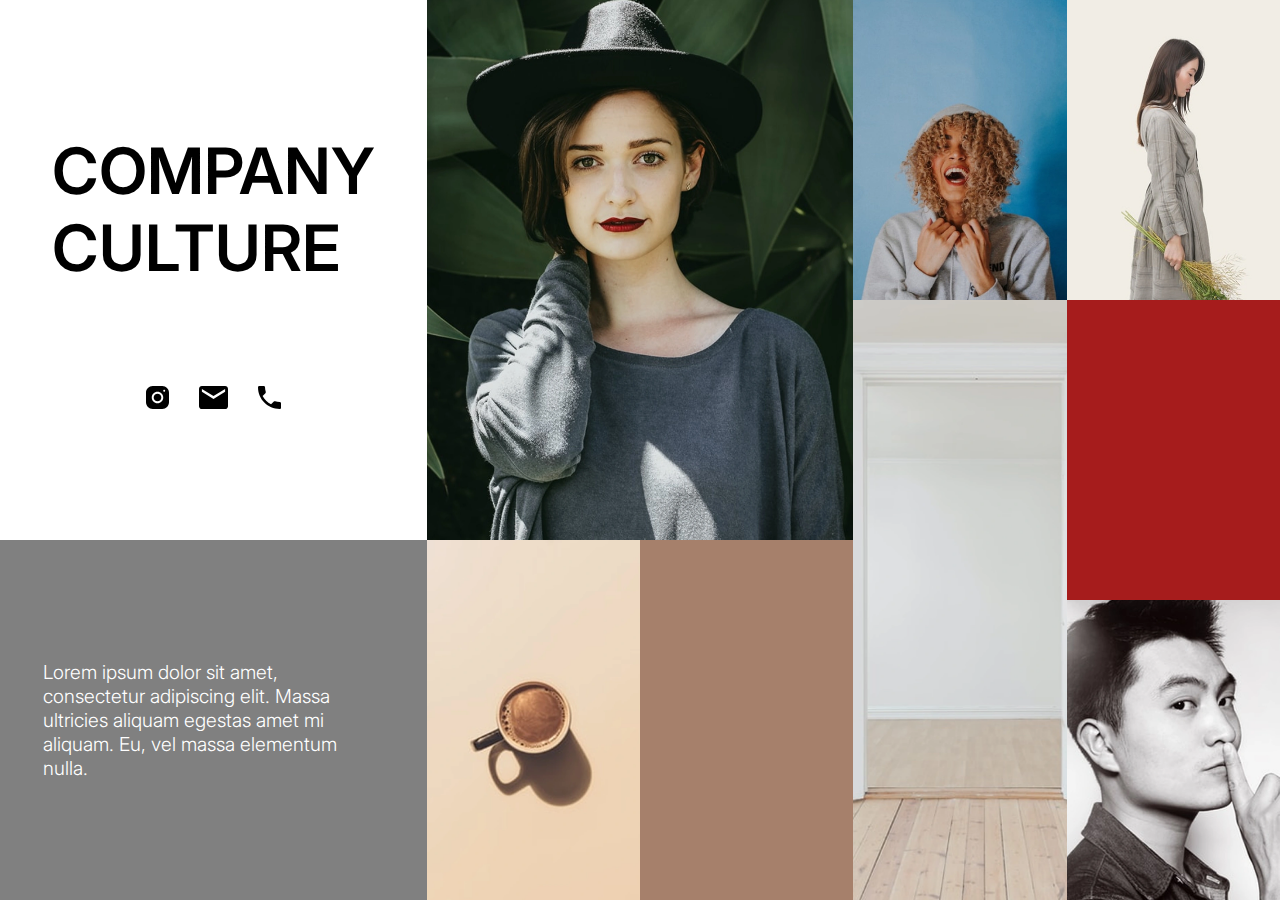
<file: homework_01/index.html>
<!DOCTYPE html>
<html lang="en">
<head>
	<meta charset="UTF-8" />
	<meta
			content="width=device-width, user-scalable=no, initial-scale=1.0, maximum-scale=1.0, minimum-scale=1.0"
			name="viewport"
	/>
	<meta content="ie=edge" http-equiv="X-UA-Compatible" />
	<title>Homework_01</title>
	<link href="style.css" rel="stylesheet" />
</head>
<body>
<main class="container">
	<section class="content-left">
		<div class="content-left__row">
			<h1 class="content-left__title">
				COMPANY <br />
				CULTURE
			</h1>
			<div class="content-left__icons">
				<svg
						fill="none"
						height="23"
						viewBox="0 0 23 23"
						width="23"
						xmlns="http://www.w3.org/2000/svg"
				>
					<path
							d="M6.70646 0C3.00825 0 0 3.01104 0 6.71021V16.2935C0 19.9917 3.01104 23 6.71021 23H16.2935C19.9917 23 23 19.989 23 16.2898V6.70646C23 3.00825 19.989 0 16.2898 0H6.70646ZM18.2083 3.83333C18.7373 3.83333 19.1667 4.26267 19.1667 4.79167C19.1667 5.32067 18.7373 5.75 18.2083 5.75C17.6793 5.75 17.25 5.32067 17.25 4.79167C17.25 4.26267 17.6793 3.83333 18.2083 3.83333ZM11.5 5.75C14.6711 5.75 17.25 8.32887 17.25 11.5C17.25 14.6711 14.6711 17.25 11.5 17.25C8.32887 17.25 5.75 14.6711 5.75 11.5C5.75 8.32887 8.32887 5.75 11.5 5.75ZM11.5 7.66667C10.4833 7.66667 9.50831 8.07053 8.78942 8.78942C8.07053 9.50831 7.66667 10.4833 7.66667 11.5C7.66667 12.5167 8.07053 13.4917 8.78942 14.2106C9.50831 14.9295 10.4833 15.3333 11.5 15.3333C12.5167 15.3333 13.4917 14.9295 14.2106 14.2106C14.9295 13.4917 15.3333 12.5167 15.3333 11.5C15.3333 10.4833 14.9295 9.50831 14.2106 8.78942C13.4917 8.07053 12.5167 7.66667 11.5 7.66667Z"
							fill="black"
					/>
				</svg>
				<svg
						fill="none"
						height="23"
						viewBox="0 0 29 23"
						width="29"
						xmlns="http://www.w3.org/2000/svg"
				>
					<path
							d="M26.1 0H2.9C1.305 0 0.0145 1.29375 0.0145 2.875L0 20.125C0 21.7062 1.305 23 2.9 23H26.1C27.695 23 29 21.7062 29 20.125V2.875C29 1.29375 27.695 0 26.1 0ZM26.1 5.75L14.5 12.9375L2.9 5.75V2.875L14.5 10.0625L26.1 2.875V5.75Z"
							fill="black"
					/>
				</svg>
				<svg
						fill="none"
						height="23"
						viewBox="0 0 23 23"
						width="23"
						xmlns="http://www.w3.org/2000/svg"
				>
					<path
							d="M4.62556 9.95389C6.46556 13.57 9.43 16.5217 13.0461 18.3744L15.8572 15.5633C16.2022 15.2183 16.7133 15.1033 17.1606 15.2567C18.5917 15.7294 20.1378 15.985 21.7222 15.985C22.425 15.985 23 16.56 23 17.2628V21.7222C23 22.425 22.425 23 21.7222 23C9.72389 23 0 13.2761 0 1.27778C0 0.575 0.575 0 1.27778 0H5.75C6.45278 0 7.02778 0.575 7.02778 1.27778C7.02778 2.875 7.28333 4.40833 7.75611 5.83944C7.89667 6.28667 7.79444 6.785 7.43667 7.14278L4.62556 9.95389Z"
							fill="black"
					/>
				</svg>
			</div>
		</div>
		<div class="content-left__row">
			<p class="content-left__text">
				Lorem ipsum dolor sit amet, consectetur adipiscing elit.
				Massa ultricies aliquam egestas amet mi aliquam. Eu, vel
				massa elementum nulla.
			</p>
		</div>
	</section>
	<section class="content-center">
		<div class="content-center__item1">
			<img
					alt="Women in hat"
					class="image"
					sizes="
                            (max-width: 320px) 320px,
                            (max-width: 768px) 768px,
                            (max-width: 992px) 992px,
                            (max-width: 1200px) 1200px,
                            (max-width: 1536px) 1536px,
                            "
					src="images/content-center/womenInHat-1536.webp"
					srcset="
                            images/content-center/womenInHat-320.webp 320w,
                            images/content-center/womenInHat-768.webp 768w,
                            images/content-center/womenInHat-992.webp 992w,
                            images/content-center/womenInHat-1200.webp 1200w,
                            images/content-center/womenInHat-1536.webp 1536w
                        "
			/>
		</div>
		<div class="content-center__item2">
			<img
					alt="Cup of coffee"
					class="image"
					sizes="
                            (max-width: 320px) 320px,
                            (max-width: 768px) 768px,
                            (max-width: 992px) 992px,
                            (max-width: 1200px) 1200px,
                            (max-width: 1536px) 1536px,
                        "
					src="images/content-center/cupOfCoffee-1536.webp"
					srcset="
                            images/content-center/cupOfCoffee-320.webp 320w,
                            images/content-center/cupOfCoffee-768.webp 768w,
                            images/content-center/cupOfCoffee-992.webp 992w,
                            images/content-center/cupOfCoffee-1200.webp 1200w,
                            images/content-center/cupOfCoffee-1536.webp 1536w
                        "
			/>
		</div>
		<div class="content-center__item3"></div>
	</section>
	<section class="content-right">
		<div class="content-right__item1">
			<img
					alt="Women in hood"
					class="image"
					sizes="
                            (max-width: 320px) 320px,
                            (max-width: 768px) 768px,
                            (max-width: 992px) 992px,
                            (max-width: 1200px) 1200px,
                            (max-width: 1536px) 1536px,
                        "
					src="images/content-right/womenInHood-1536.webp"
					srcset="
                            images/content-right/womenInHood-320.webp 320w,
                            images/content-right/womenInHood-768.webp 768w,
                            images/content-right/womenInHood-992.webp 992w,
                            images/content-right/womenInHood-1200.webp 1200w,
                            images/content-right/womenInHood-1536.webp 1536w
                        "
			/>
		</div>
		<div class="content-right__item2">
			<img
					alt="Women in hood"
					class="image"
					sizes="
                            (max-width: 320px) 320px,
                            (max-width: 768px) 768px,
                            (max-width: 992px) 992px,
                            (max-width: 1200px) 1200px,
                            (max-width: 1536px) 1536px,
                        "
					src="images/content-right/womenWithFlowers-1536.webp"
					srcset="
                            images/content-right/womenWithFlowers-320.webp 320w,
                            images/content-right/womenWithFlowers-768.webp 768w,
                            images/content-right/womenWithFlowers-992.webp 992w,
                            images/content-right/womenWithFlowers-1200.webp 1200w,
                            images/content-right/womenWithFlowers-1536.webp 1536w
                        "
			/>
		</div>
		<div class="content-right__item3">
			<img
					alt="Door white"
					class="image"
					sizes="
                            (max-width: 320px) 320px,
                            (max-width: 768px) 768px,
                            (max-width: 992px) 992px,
                            (max-width: 1200px) 1200px,
                            (max-width: 1536px) 1536px,
                        "
					src="images/content-right/doorWhite-1536.webp"
					srcset="
                            images/content-right/doorWhite-320.webp 320w,
                            images/content-right/doorWhite-768.webp 768w,
                            images/content-right/doorWhite-992.webp 992w,
                            images/content-right/doorWhite-1200.webp 1200w,
                            images/content-right/doorWhite-1536.webp 1536w
                        "
			/>
		</div>
		<div
				class="content-right__background-plain content-right__item4"
		></div>
		<div class="content-right__item5">
			<img
					alt="Male"
					class="image"
					sizes="
                            (max-width: 320px) 320px,
                            (max-width: 768px) 768px,
                            (max-width: 992px) 992px,
                            (max-width: 1200px) 1200px,
                            (max-width: 1536px) 1536px,
                        "
					src="images/content-right/male-1536.webp"
					srcset="
                            images/content-right/male-320.webp 320w,
                            images/content-right/male-768.webp 768w,
                            images/content-right/male-992.webp 992w,
                            images/content-right/male-1200.webp 1200w,
                            images/content-right/male-1536.webp 1536w
                        "
			/>
		</div>
	</section>
</main>
</body>
</html>
</file>
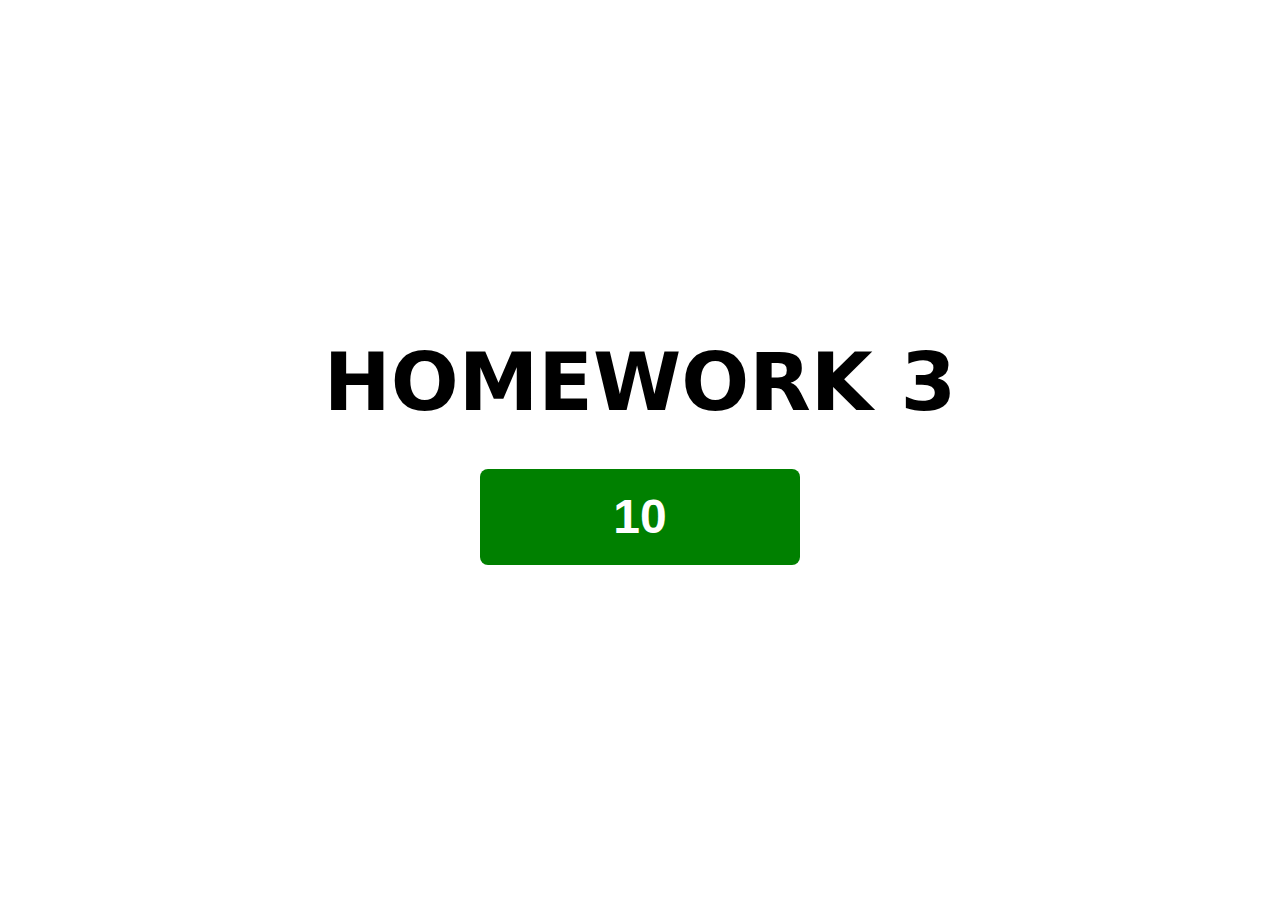
<file: homework_03/index.html>
<!DOCTYPE html>
<html lang="en">
  <head>
    <meta charset="UTF-8" />
    <meta
        content="width=device-width, user-scalable=no, initial-scale=1.0, maximum-scale=1.0, minimum-scale=1.0"
        name="viewport"
    />
    <meta content="ie=edge" http-equiv="X-UA-Compatible" />
    <title>Homework_03</title>
    <link href="style.css" rel="stylesheet" />
    <script defer src="index.js"></script>
  </head>
  <body>
    <main>
      <h1>HOMEWORK 3</h1>
      <button id="buttonClickMe">Click me</button>
    </main>
  </body>
</html>
</file>
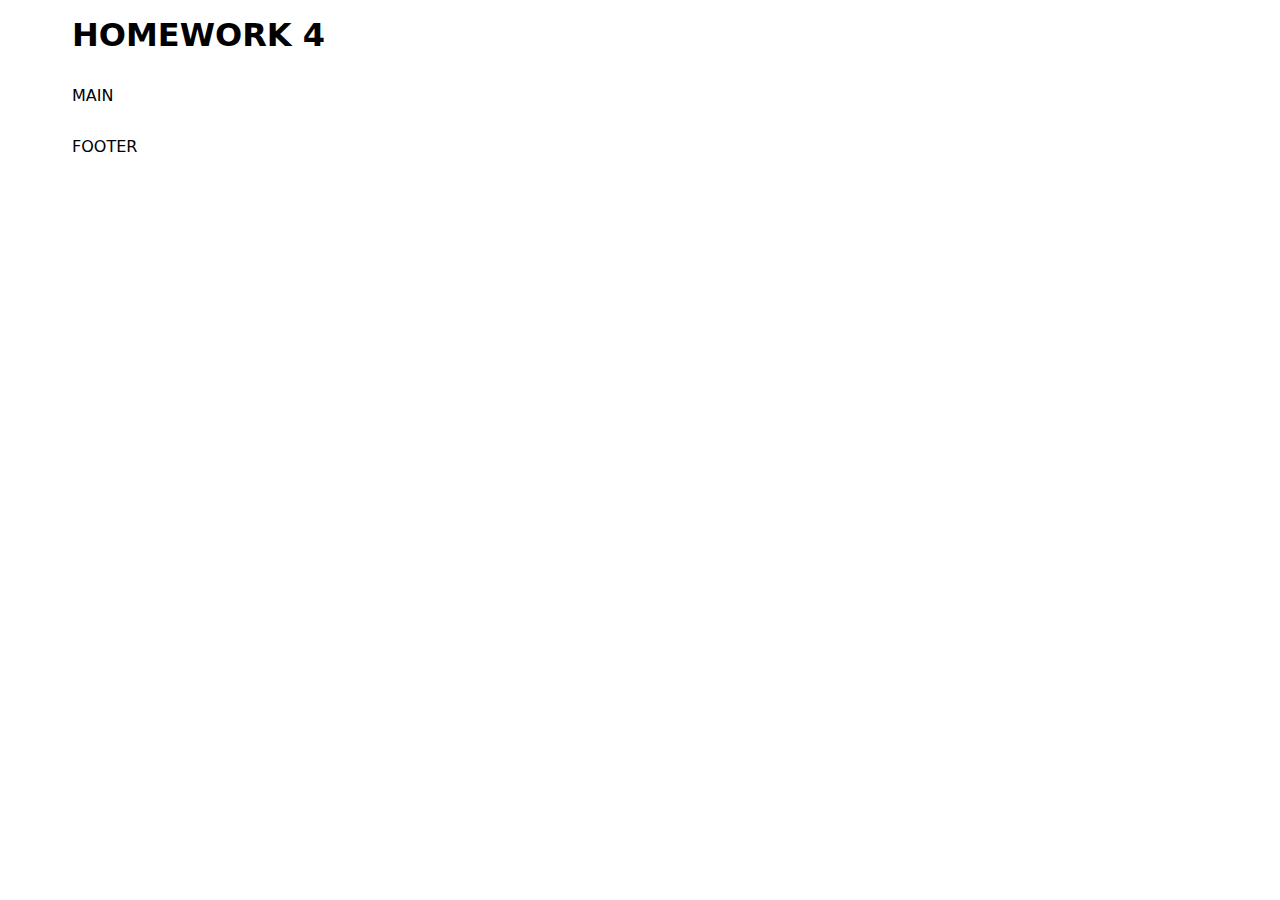
<file: homework_04/index.html>
<!DOCTYPE html>
<html lang="en">
  <head>
    <meta charset="UTF-8" />
    <meta
        content="width=device-width, user-scalable=no, initial-scale=1.0, maximum-scale=1.0, minimum-scale=1.0"
        name="viewport"
    />
    <meta content="ie=edge" http-equiv="X-UA-Compatible" />
    <title>Homework_03</title>
    <link href="style.css" rel="stylesheet" />
    <script defer src="index.js"></script>
  </head>
  <body>
      <header>
        <section class="container">
          <h1>HOMEWORK 4</h1>
        </section>
      </header>
      <main>
        <section class="container">
          MAIN
        </section>
      </main>
      <footer>
        <section class="container">
          FOOTER
        </section>
      </footer>
  </body>
</html>
</file>
<file: homework_01/style.css>
@font-face {
  font-family: "Inter";
  src: local("Inter Regular"), local("Inter-Regular"),
  url("./fonts/inter-regular.ttf") format("truetype");
  font-weight: 400;
  font-style: normal;
}

@font-face {
  font-family: "Inter";
  src: local("Inter SemiBold"), local("Inter-SemiBold"),
  url("./fonts/inter-semibold.ttf") format("truetype");
  font-weight: 600;
  font-style: normal;
}

@font-face {
  font-family: "Inter";
  src: local("Inter Light"), local("Inter-Light"),
  url("./fonts/inter-light.ttf") format("truetype");
  font-weight: 300;
  font-style: normal;
}

* {
  padding: 0;
  margin: 0;
  border: none;
}

*,
*::before,
*::after {
  box-sizing: border-box;
}

html {
  box-sizing: inherit;
  font-size: 16px;
  font-weight: 400;
  font-family: "Inter", system-ui, Avenir, Helvetica, Arial, sans-serif;
}

.container {
  display: grid;
  grid-template-columns: repeat(3, 1fr);
  grid-template-rows: 100vh;
  grid-template-areas: "content-left content-center content-right";

  min-width: 320px;

  margin: 0 auto;

  background-color: #ffffff;
}

.image {
  width: 100%;
  height: 100%;

  object-fit: cover;
}

.content-left {
  grid-area: content-left;
  display: grid;
  grid-template-rows: 60% auto;
}

.content-left__row {
  display: flex;
  flex-direction: column;
  align-items: center;
  justify-content: center;
  gap: 100px;
}

.content-left__row:nth-child(2) {
  color: #ffffff;
  background-color: gray;
}

.content-left__title {
  font-size: 4rem;
  font-weight: 600;
}

.content-left__icons {
  display: flex;
  align-items: center;
  gap: 30px;
}

.content-left__text {
  width: 80%;

  font-size: 1.2rem;
  font-weight: 300;
}

.content-center {
  grid-area: content-center;
  display: grid;
  grid-template-columns: repeat(2, 1fr);
  grid-template-rows: 60% auto;

  grid-template-areas:
    "item_1 item_1" "item_2 item_3";
}

.content-center__item1 {
  grid-area: item_1;
}

.content-center__item2 {
  grid-area: item_2;
}

.content-center__item3 {
  grid-area: item_3;
  background-color: #A6806B;
}

.content-right {
  grid-area: content-right;
  display: grid;
  grid-template-columns: repeat(2, 1fr);
  grid-template-rows: repeat(3, 1fr);

  grid-template-areas:
    "item_1 item_2"
    "item_3 item_4"
    "item_3 item_5";
}

.content-right__item1 {
  grid-area: item_1;
}

.content-right__item2 {
  grid-area: item_2;
}

.content-right__item3 {
  grid-area: item_3;
}

.content-right__item4 {
  grid-area: item_4;
}

.content-right__item5 {
  grid-area: item_5;
}

.content-right__background-plain {
  background-color: #A61C1C;
}

@media (max-width: 1200px) {
  .container {
    grid-template-columns: repeat(2, 1fr);
    grid-template-areas:
      "content-left content-center"
      "content-right content-right";
  }

  .content-left__title {
    font-size: 3rem;
  }
}

@media (max-width: 768px) {
  .container {
    grid-template-columns: 1fr;
    grid-template-areas:
      "content-left"
      "content-center"
      "content-right";
  }

  .content-left__title {
    font-size: 2.5rem;
  }
}
</file>
<file: homework_03/style.css>
* {
  padding: 0;
  margin: 0;
  border: none;
}

*,
*::before,
*::after {
  box-sizing: border-box;
}

html {
  box-sizing: inherit;
  font-size: 16px;
  font-weight: 400;
  font-family: "Inter", system-ui, Avenir, Helvetica, Arial, sans-serif;
}

body {
  display: flex;
  flex-direction: column;
  align-items: center;
  justify-content: center;

  max-width: 1200px;
  height: 100vh;
  margin: 0 auto;
}

h1 {
  margin-bottom: 20px;

  font-size: 5rem;
}

button {
  width: 20rem;
  height: 6rem;
  border-radius: 0.5rem;

  font-size: 3rem;
  font-weight: 600;
  color: white;
}

main {
  display: flex;
  flex-direction: column;
  align-items: center;
  justify-content: center;
  gap: 20px;
}

.disactive {
  background-color: red;
}

.active {
  background-color: green;
}
</file>
<file: homework_04/style.css>
* {
  padding: 0;
  margin: 0;
  border: none;
}

*,
*::before,
*::after {
  box-sizing: border-box;
}

html {
  box-sizing: inherit;
  font-size: 16px;
  font-weight: 400;
  font-family: "Inter", system-ui, Avenir, Helvetica, Arial, sans-serif;
}

body {
  display: flex;
  flex-direction: column;

  height: 100vh;
}

ul {
  margin: 0;
  padding: 0;
  list-style: none;
}

.container {
  display: flex;
  align-items: center;
  max-width: 1200px;
  height: 100%;
  margin: 0 auto;
  padding: 1rem 2rem;
}

.button {
  padding: 0.5rem;
  border-radius: 0.5rem;
  cursor: pointer;
  opacity: 1;
}

.button:hover,
.button:active {
  opacity: 0.8;
}

.header {
  height: 60px;
  background-color: black;
}

.header__content {
  display: flex;
  justify-content: space-between;
  width: 100%;
}

.header__title {
  color: white;
  font-size: 2rem;
}

.header__button {
  color: white;
  background-color: green;
}

.main {
  height: calc(100vh - 120px);
}

.main__content {
  align-items: start;
}

.list {
  display: flex;
  flex-direction: column;
  justify-content: space-between;
  gap: 1rem;

  width: 60%;
}

.list__item {
  display: flex;
  justify-content: space-between;
  width: 100%;
}

.list__item--delete {
  color: white;
  background-color: red;
  cursor: pointer;
}

.list__item--change {
  color: white;
  background-color: orange;
}

.footer {
  height: 60px;
  background-color: black;
}
</file>
